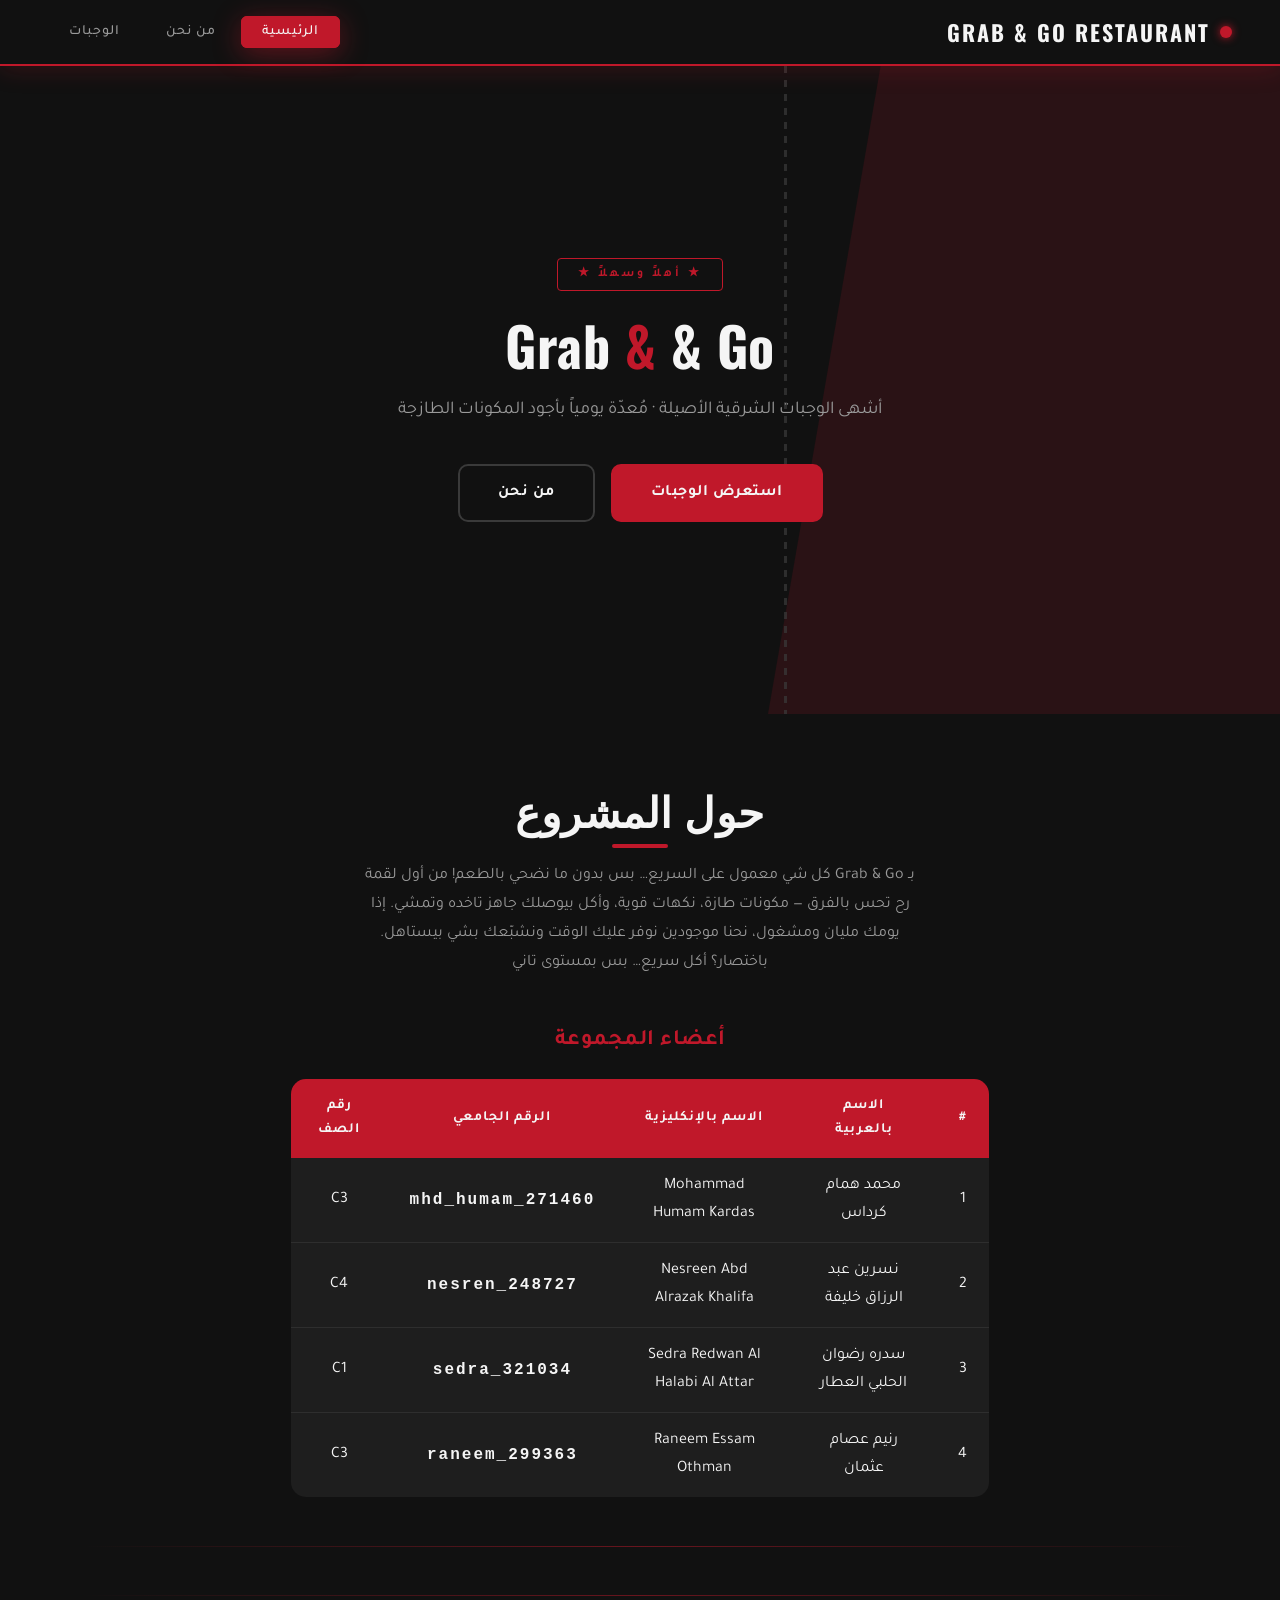
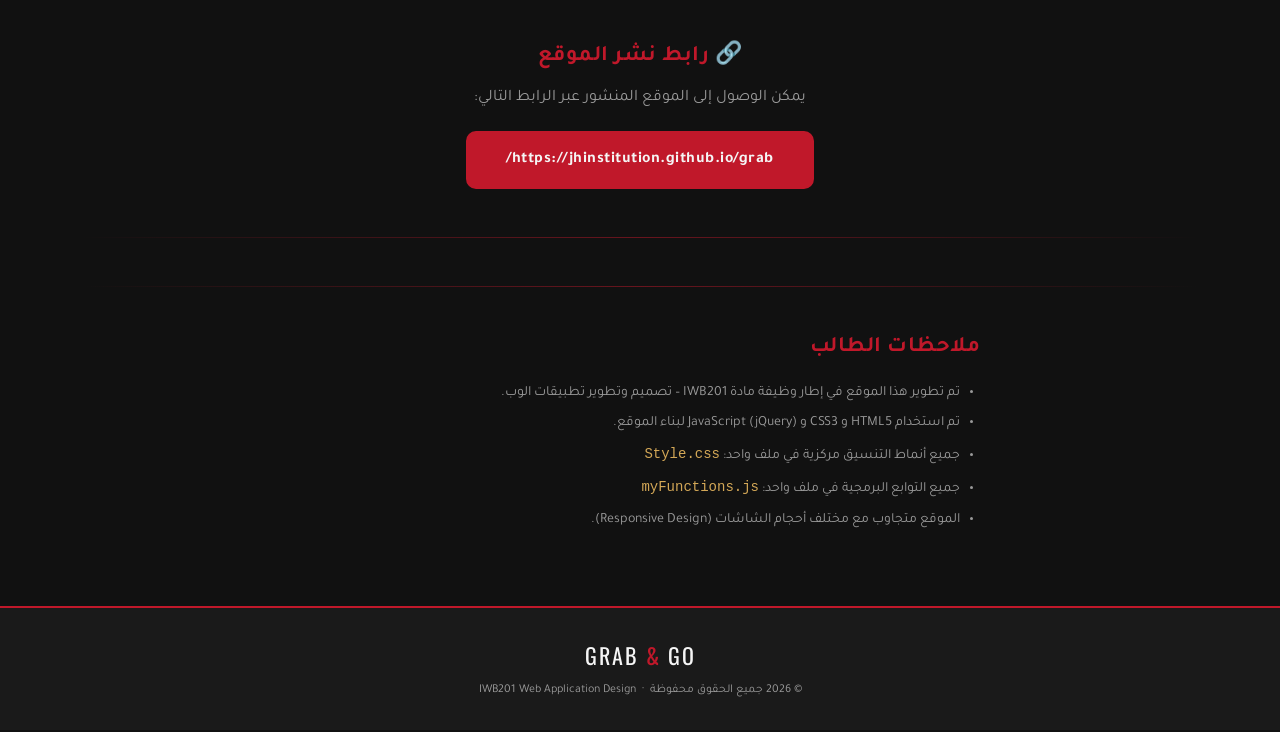
<file: index.html>
<!DOCTYPE html>
<html lang="ar" dir="rtl">

<head>
  <meta charset="UTF-8" />
  <meta name="viewport" content="width=device-width, initial-scale=1.0" />
  <title>مطعم Grab & Go – الرئيسية</title>
  <link rel="stylesheet" href="Style.css" />
<link rel="icon" href="logo/logo.jpg" />
</head>

<body>

  <!-- ══ NAVBAR ══ -->
  <nav class="navbar">
    <div class="navbar-brand">
      <span class="dot"></span>
      Grab & Go RESTAURANT
    </div>
    <ul class="navbar-nav">
      <li><a href="home.html" class="active">الرئيسية</a></li>
      <li><a href="AboutUs.html">من نحن</a></li>
      <li><a href="Meals.html">الوجبات</a></li>
    </ul>
  </nav>

  <!-- HERO -->
  <section class="hero">
    <div class="hero-inner">
      <div class="hero-tag">&#9733; أهلاً وسهلاً &#9733;</div>
      <h1> Grab<em> & </em>& Go</h1>
      <p>أشهى الوجبات الشرقية الأصيلة · مُعدّة يومياً بأجود المكونات الطازجة</p>
      <div class="hero-btns">
        <a href="Meals.html" class="btn btn-red">استعرض الوجبات</a>
        <a href="AboutUs.html" class="btn btn-outline">من نحن</a>
      </div>
    </div>
  </section>

  <!-- ══ CONTENT ══ -->
  <div class="section">

    <!-- intro -->
    <div class="section-head">
      <h2>حول المشروع</h2>
      <div class="bar"></div>
      <p>
        بـ Grab & Go كل شي معمول على السريع… بس بدون ما نضحي بالطعم! من أول لقمة رح تحس بالفرق — مكونات طازة، نكهات
        قوية، وأكل بيوصلك جاهز تاخده وتمشي. إذا يومك مليان ومشغول، نحنا موجودين نوفر عليك الوقت ونشبّعك بشي بيستاهل.
        باختصار؟ أكل سريع… بس بمستوى تاني 
    </div>

    <!-- ══ STUDENT  ══ -->
    <div class="student-wrap">
      <h3
        style="text-align:center;color:var(--red);margin-bottom:24px;font-family:var(--font-body);font-size:var(--fs-lg);">
         أعضاء المجموعة
      </h3>
      <table class="student-table">
        <thead>
          <tr>
            <th>#</th>
            <th>الاسم بالعربية</th>
            <th>الاسم بالإنكليزية</th>
            <th>الرقم الجامعي</th>
            <th>رقم الصف</th>
          </tr>
        </thead>
        <tbody>
          <tr>
            <td>1</td>
            <td>محمد همام كرداس </td>
            <td>Mohammad Humam Kardas </td>
            <td class="s-id">mhd_humam_271460</td>
            <td>C3</td>
          </tr>
          <tr>
            <td>2</td>
            <td>نسرين عبد الرزاق خليفة </td>
            <td>Nesreen Abd Alrazak Khalifa</td>
            <td class="s-id">nesren_248727</td>
            <td>C4</td>
          </tr>
          <tr>
            <td>3</td>
            <td>سدره رضوان الحلبي العطار</td>
            <td>Sedra Redwan Al Halabi Al Attar</td>
            <td class="s-id">sedra_321034</td>
            <td>C1</td>
          </tr>
          <tr>
            <td>4</td>
            <td>رنيم عصام عثمان</td>
            <td>Raneem Essam Othman</td>
            <td class="s-id">raneem_299363</td>
            <td>C3</td>
          </tr>
        </tbody>
      </table>
    </div>

    <div class="divider"></div>

        <div class="divider"></div>

    <!-- publish link -->
    <div class="card" style="max-width:600px;margin:0 auto;text-align:center;">
      <h4 style="color:var(--red);margin-bottom:14px;font-family:var(--font-body);">🔗 رابط نشر الموقع</h4>
      <p style="margin-bottom:18px;">يمكن الوصول إلى الموقع المنشور عبر الرابط التالي:</p>
      <a href="#" class="btn btn-red">https://jhinstitution.github.io/grab/</a>
    </div>
    <div class="divider"></div>

        <div class="divider"></div>

    <!-- notes -->
    <div class="card" style="max-width:680px;margin:0 auto;">
      <h4 style="color:var(--red);margin-bottom:16px;font-family:var(--font-body);"> ملاحظات الطالب</h4>
      <ul style="list-style:disc;padding-right:20px;color:var(--white-muted);font-size:var(--fs-sm);line-height:2.2;">
        <li>تم تطوير هذا الموقع في إطار وظيفة مادة IWB201 – تصميم وتطوير تطبيقات الوب.</li>
        <li>تم استخدام HTML5 و CSS3 و JavaScript (jQuery) لبناء الموقع.</li>
        <li>جميع أنماط التنسيق مركزية في ملف واحد: <code style="color:var(--gold);">Style.css</code></li>
        <li>جميع التوابع البرمجية في ملف واحد: <code style="color:var(--gold);">myFunctions.js</code></li>
        <li>الموقع متجاوب مع مختلف أحجام الشاشات (Responsive Design).</li>
      </ul>
    </div>

  </div>

  <!-- ══ FOOTER ══ -->
  <footer>
    <div class="footer-brand">Grab <em>&</em> Go</div>
    <p>© 2026 جميع الحقوق محفوظة &nbsp;·&nbsp; IWB201 Web Application Design</p>
  </footer>

  <script src="https://code.jquery.com/jquery-3.7.1.min.js"></script>
  <script src="myFunctions.js"></script>
</body>

</html>
</file>
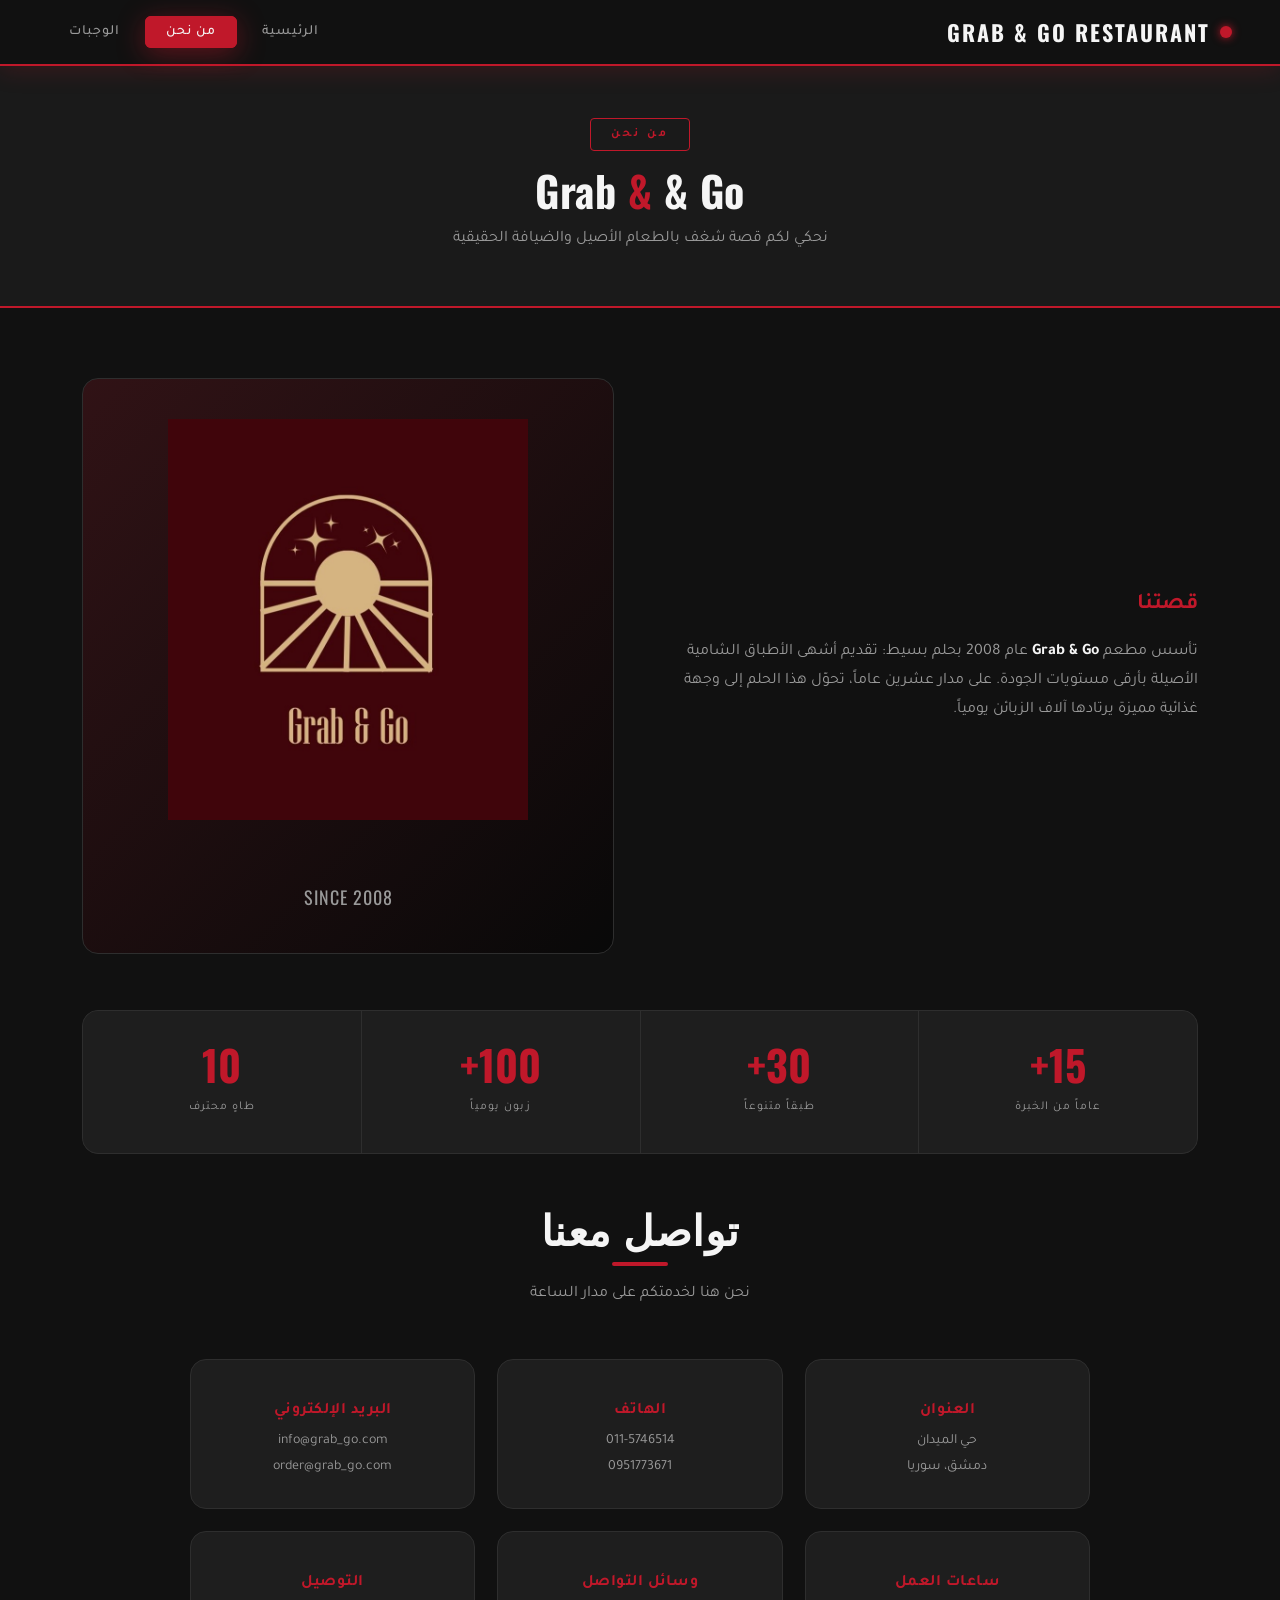
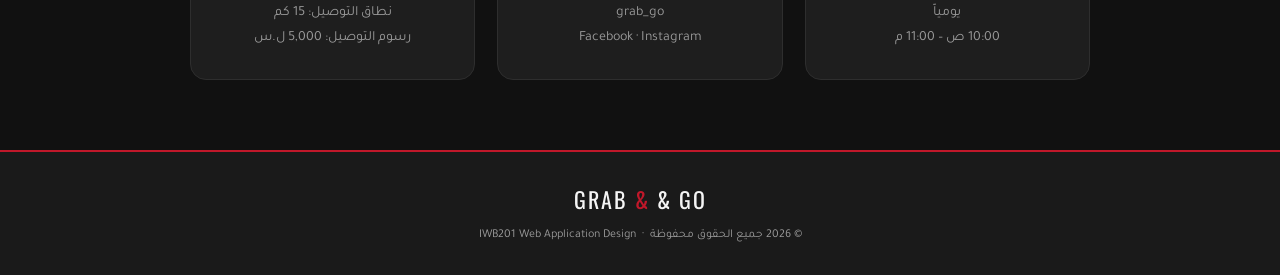
<file: AboutUs.html>
<!DOCTYPE html>
<html lang="ar" dir="rtl">
<head>
  <meta charset="UTF-8" />
  <meta name="viewport" content="width=device-width, initial-scale=1.0" />
  <title>      Grab & Go RESTAURANT   – من نحن</title>
  <link rel="stylesheet" href="Style.css" />
  <link rel="icon" href="logo/logo.jpg" />
</head>
<body>

<nav class="navbar">
  <div class="navbar-brand"><span class="dot"></span>    Grab & Go RESTAURANT </div>
  <ul class="navbar-nav">
    <li><a href="home.html">الرئيسية</a></li>
    <li><a href="AboutUs.html" class="active">من نحن</a></li>
    <li><a href="Meals.html">الوجبات</a></li>
  </ul>
</nav>

<div class="page-banner">
  <div class="hero-tag" style="display:inline-block;margin-bottom:14px;">من نحن</div>
  <h2>Grab<em> & </em>& Go</h2>
  <p style="max-width:540px;margin:10px auto 0;">نحكي لكم قصة شغف بالطعام الأصيل والضيافة الحقيقية</p>
</div>

<div class="section">

  <!-- story -->
  <div style="display:grid;grid-template-columns:1fr 1fr;gap:52px;align-items:center;margin-bottom:56px;" class="about-2col">
    <div>
      <h3 style="color:var(--red);margin-bottom:20px;font-family:var(--font-body);font-size:var(--fs-lg);">قصتنا</h3>
      <p style="margin-bottom:16px;">
        تأسس مطعم <strong style="color:var(--white);">Grab & Go </strong> عام 2008 بحلم بسيط: تقديم أشهى الأطباق
        الشامية الأصيلة بأرقى مستويات الجودة. على مدار عشرين عاماً، تحوّل هذا الحلم إلى وجهة
        غذائية مميزة يرتادها آلاف الزبائن يومياً.
      </p>

    </div>
    <div style="background:linear-gradient(135deg,rgba(192,24,42,0.18),rgba(0,0,0,0.5));border-radius:var(--radius-lg);padding:40px;text-align:center;border:1px solid var(--black-border);">
      <div style="font-size:68px;margin-bottom:12px;">
        <img  width="80%"
        src="logo/logo.jpg" alt="logo">
      </div>
      <div style="font-family:var(--font-heading);font-size:var(--fs-md);color:var(--white-muted);letter-spacing:1px;">SINCE 2008</div>
    </div>
  </div>

  <!-- stats -->
  <div class="stats-strip">
    <div class="stat-item"><span class="num">15+</span><span class="lbl">عاماً من الخبرة</span></div>
    <div class="stat-item"><span class="num">30+</span><span class="lbl">طبقاً متنوعاً</span></div>
    <div class="stat-item"><span class="num">100+</span><span class="lbl">زبون يومياً</span></div>
    <div class="stat-item"><span class="num">10</span><span class="lbl">طاهٍ محترف</span></div>
  </div>



  <!-- contact -->
  <div class="section-head">
    <h2>تواصل معنا</h2>
    <div class="bar"></div>
    <p>نحن هنا لخدمتكم على مدار الساعة</p>
  </div>

  <div class="info-grid" style="max-width:900px;margin:0 auto;">
    <div class="info-card" style="text-align:center;"><span class="icon"></span><h5>العنوان</h5><p>  حي الميدان<br>دمشق، سوريا</p></div>
    <div class="info-card" style="text-align:center;"><span class="icon"></span><h5>الهاتف</h5><p>011-5746514<br>0951773671</p></div>
    <div class="info-card" style="text-align:center;"><span class="icon"></span><h5>البريد الإلكتروني</h5><p>info@grab_go.com<br>order@grab_go.com</p></div>
    <div class="info-card" style="text-align:center;"><span class="icon"></span><h5>ساعات العمل</h5><p>يومياّ <br>10:00 ص – 11:00 م</p></div>
    <div class="info-card" style="text-align:center;"><span class="icon"></span><h5>وسائل التواصل</h5><p>grab_go <br>Facebook · Instagram</p></div>
    <div class="info-card" style="text-align:center;"><span class="icon"></span><h5>التوصيل</h5><p>نطاق التوصيل: 15 كم<br>رسوم التوصيل: 5,000 ل.س</p></div>
  </div>

</div>

<footer>
  <div class="footer-brand">Grab<em> & </em>& Go</div>
  <p>© 2026 جميع الحقوق محفوظة &nbsp;·&nbsp; IWB201 Web Application Design</p>
</footer>

<script src="https://code.jquery.com/jquery-3.7.1.min.js"></script>
<script src="myFunctions.js"></script>

<style>
@media(max-width:768px){ .about-2col{grid-template-columns:1fr !important;} }
</style>
</body>
</html>
</file>
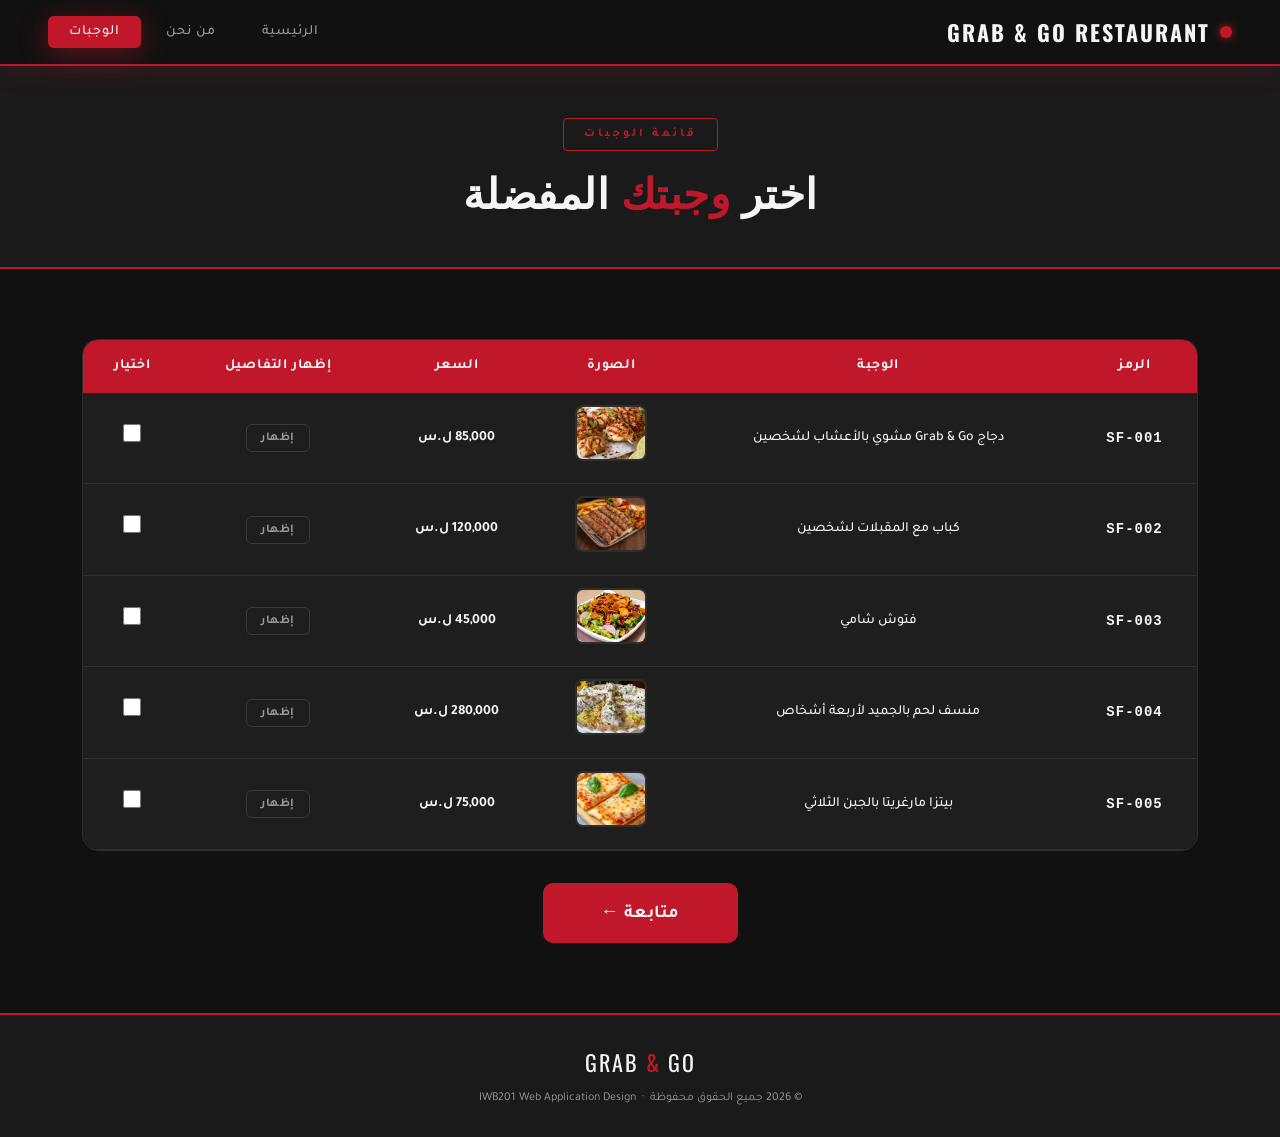
<file: Meals.html>
<!DOCTYPE html>
<html lang="ar" dir="rtl">

<head>
  <meta charset="UTF-8" />
  <meta name="viewport" content="width=device-width, initial-scale=1.0" />
  <title>مطعم Grab & Go – الوجبات</title>
  <link rel="stylesheet" href="Style.css" />
    <link rel="icon" href="logo/logo.jpg" />

</head>

<body>

  <nav class="navbar">
    <div class="navbar-brand"><span class="dot"></span>Grab & Go RESTAURANT</div>
    <ul class="navbar-nav">
      <li><a href="home.html">الرئيسية</a></li>
      <li><a href="AboutUs.html">من نحن</a></li>
      <li><a href="Meals.html" class="active">الوجبات</a></li>
    </ul>
  </nav>

  <div class="page-banner">
    <div class="hero-tag" style="display:inline-block;margin-bottom:14px;">قائمة الوجبات</div>
    <h2>اختر <em>وجبتك</em> المفضلة</h2>

  </div>

  <div class="section">

    <!-- ══ MEALS  ══ -->
    <div class="table-wrap">
      <table id="meals-table">
        <thead>
          <tr>
            <th>الرمز</th>
            <th>الوجبة</th>
            <th>الصورة</th>
            <th>السعر</th>
            <th>إظهار التفاصيل</th>
            <th>اختيار</th>
          </tr>
        </thead>
        <tbody>


          <tr>
            <td class="meal-code">SF-001</td>
            <td class="meal-name">دجاج Grab & Go مشوي بالأعشاب لشخصين</td>
            <td><img class="meal-img"
                src="meals/chicken herbs.jpg"
                alt="دجاج مشوي" /></td>
            <td class="price-cell">85,000 ل.س<input type="hidden" class="meal-price-val" value="85000" /></td>
            <td><button class="btn-detail" data-target="d-sf002">إظهار</button></td>
            <td><input type="checkbox" class="meal-checkbox" /></td>
          </tr>
          <tr class="detail-row" id="d-sf002">
            <td colspan="6">
              <div class="detail-box">
                <img
                  src="meals/chicken herbs.jpg"
                  alt="دجاج مشوي" />
                <div class="detail-text">
                  <h5> دجاج مشوي بالأعشاب – SF-001</h5>
                  <p><strong>المطبخ:</strong> السّوري</p>
                  <p><strong>تصنيف الطعام:</strong>دجاج </p>
                  <p><strong>المكونات:</strong></p>
                  <ul>
                    <li>نصف دجاجة مقطعة طازجة</li>
                    <li>إكليل الجبل والزعتر والريحان</li>
                    <li>زيت زيتون بكر وعصير ليمون طازج</li>
                    <li>ثوم وبهارات المشاوي</li>
                    <li>يُقدَّم مع الأرز المبهّر والسلطة الخضراء</li>
                  </ul>
                </div>
              </div>
            </td>
          </tr>

          <!-- ═══ SF-002 ═══ -->
          <tr>
            <td class="meal-code">SF-002</td>
            <td class="meal-name">كباب  مع المقبلات لشخصين</td>
            <td><img class="meal-img"
                src="meals/kabab.jpg"
                alt="كباب مشكل" /></td>
            <td class="price-cell">120,000 ل.س<input type="hidden" class="meal-price-val" value="120000" /></td>
            <td><button class="btn-detail" data-target="d-sf003">إظهار</button></td>
            <td><input type="checkbox" class="meal-checkbox" /></td>
          </tr>
          <tr class="detail-row" id="d-sf003">
            <td colspan="6">
              <div class="detail-box">
                <img
                  src="meals/kabab.jpg"
                  alt="كباب مشكل" />
                <div class="detail-text">
                  <h5> كباب مشكل – SF-002</h5>
                  <p><strong>المطبخ:</strong>شامي </p>
                  <p><strong>تصنيف الطعام:</strong> مشاوي</p>
                  <p><strong>المكونات:</strong></p>
                  <ul>
                    <li>كباب لحم ضأن وعجل مفروم</li>
                    <li>كباب دجاج بالأعشاب</li>
                    <li>حمص بالطحينة وتبولة طازجة</li>
                    <li>خبز تنور طازج ومخللات</li>
                    <li>مشروب بارد مُرفق</li>
                  </ul>
                </div>
              </div>
            </td>
          </tr>

          <!-- ═══ SF-003 ═══ -->
          <tr>
            <td class="meal-code">SF-003</td>
            <td class="meal-name">فتوش شامي</td>
            <td><img class="meal-img"
                src="meals/fatush.jpg"
                alt="فتوش" /></td>
            <td class="price-cell">45,000 ل.س<input type="hidden" class="meal-price-val" value="45000" /></td>
            <td><button class="btn-detail" data-target="d-sf004">إظهار</button></td>
            <td><input type="checkbox" class="meal-checkbox" /></td>
          </tr>
          <tr class="detail-row" id="d-sf004">
            <td colspan="6">
              <div class="detail-box">
                <img
                  src="meals/fatush.jpg"
                  alt="فتوش" />
                <div class="detail-text">
                  <h5> فتوش شامي – SF-003</h5>
                  <p><strong>المطبخ:</strong> لبناني-شامي</p>
                  <p><strong>تصنيف الطعام:</strong> سلطات</p>
                  <p><strong>المكونات:</strong></p>
                  <ul>
                    <li>خضروات طازجة موسمية (طماطم، خيار، فجل)</li>
                    <li>خبز محمص مقطّع</li>
                    <li>دبس الرمان وزيت زيتون</li>
                    <li>نعنع طازج وسماق</li>
                  </ul>
                </div>
              </div>
            </td>
          </tr>

          <!-- ═══ SF-004 ═══ -->
          <tr>
            <td class="meal-code">SF-004</td>
            <td class="meal-name">منسف لحم بالجميد لأربعة أشخاص</td>
            <td><img class="meal-img"
                src="meals/mansaf.jpg" 
                alt="منسف" /></td>
            <td class="price-cell">280,000 ل.س<input type="hidden" class="meal-price-val" value="280000" /></td>
            <td><button class="btn-detail" data-target="d-sf005">إظهار</button></td>
            <td><input type="checkbox" class="meal-checkbox" /></td>
          </tr>
          <tr class="detail-row" id="d-sf005">
            <td colspan="6">
              <div class="detail-box">
                <img src="meals/mansaf.jpg"
                  alt="منسف" />
                <div class="detail-text">
                  <h5> منسف بالجميد – SF-004</h5>
                  <p><strong>المطبخ:</strong> أردني-شامي</p>
                  <p><strong>تصنيف الطعام:</strong> أطباق رئيسية</p>
                  <p><strong>المكونات:</strong></p>
                  <ul>
                    <li>2 كغ لحم ضأن طازج</li>
                    <li>صلصة الجميد الأصلية (اللبن المجفف)</li>
                    <li>أرز بسمتي بالكرمة</li>
                    <li>لوز وصنوبر مقلي بالسمن</li>
                    <li>خبز شراك طازج</li>
                  </ul>
                </div>
              </div>
            </td>
          </tr>

          <!-- ═══ SF-005 ═══ -->
          <tr>
            <td class="meal-code">SF-005</td>
            <td class="meal-name">بيتزا مارغريتا بالجبن الثلاثي</td>
            <td><img class="meal-img"
                src="meals/pizza.jpg"
                alt="بيتزا" /></td>
            <td class="price-cell">75,000 ل.س<input type="hidden" class="meal-price-val" value="75000" /></td>
            <td><button class="btn-detail" data-target="d-sf006">إظهار</button></td>
            <td><input type="checkbox" class="meal-checkbox" /></td>
          </tr>
          <tr class="detail-row" id="d-sf006">
            <td colspan="6">
              <div class="detail-box">
                <img
                  src="meals/pizza.jpg"
                  alt="بيتزا" />
                <div class="detail-text">
                  <h5>🍕 بيتزا مارغريتا – SF-005</h5>
                  <p><strong>المطبخ:</strong> إيطالي</p>
                  <p><strong>تصنيف الطعام:</strong> بيتزا</p>
                  <p><strong>المكونات:</strong></p>
                  <ul>
                    <li>عجينة إيطالية طازجة محضّرة يومياً</li>
                    <li>صلصة طماطم طبيعية</li>
                    <li>جبن موزاريلا، شيدر، وبارميزان</li>
                    <li>ريحان طازج وزيت زيتون بكر</li>
                  </ul>
                </div>
              </div>
            </td>
          </tr>

        </tbody>
      </table>
    </div>
    <!-- end table- -->

    <!-- ══ CONTINUE ══ -->
    <div class="continue-wrap">
      <button id="btn-continue" class="btn btn-red" style="font-size:var(--fs-md);padding:16px 56px;">
        متابعة &larr;
      </button>
    </div>

    <!-- ══ ORDER FORM ══ -->
    <div id="order-form">
      <h3> بيانات الطلب</h3>
      <div class="form-grid">

        <div class="form-group">
          <label for="inp-name">الاسم الكامل (بالإنكليزية)</label>
          <input type="text" id="inp-name" placeholder="مثال: Ahmad Mohammad" />
          <span class="err-msg" id="err-name"></span>
        </div>

        <div class="form-group">
          <label for="inp-account">رقم الحساب المصرفي <span style="color:var(--red)">*</span></label>
          <input type="text" id="inp-account" placeholder="6 أرقام (مثال: 055555)" maxlength="6" />
          <span class="err-msg" id="err-account"></span>
        </div>

        <div class="form-group">
          <label for="inp-date">تاريخ الطلب (yyyy-mm-dd)</label>
          <input type="text" id="inp-date" placeholder="مثال: 2026-05-10" />
          <span class="err-msg" id="err-date"></span>
        </div>

        <div class="form-group">
          <label for="inp-mobile">رقم الموبايل (Syriatel / MTN)</label>
          <input type="text" id="inp-mobile" placeholder="مثال: 0991234567" maxlength="10" />
          <span class="err-msg" id="err-mobile"></span>
        </div>

      </div>

      <p class="form-note"><span>*</span> رقم الحساب المصرفي واجب الإدخال – باقي الحقول اختيارية</p>

      <div class="form-actions">
        <button id="btn-submit" class="btn btn-red" style="font-size:var(--fs-md);padding:14px 60px;">
          إرسال الطلب ✓
        </button>
      </div>
    </div>

  </div><!-- end section -->

  <!-- ══ ORDER MODAL ══ -->
  <div id="modal-overlay" class="modal-overlay">
    <div class="modal-box">
      <button id="modal-close" class="modal-close">&#10005;</button>
      <h3> ملخص الطلب</h3>

      <table class="sum-table">
        <thead>
          <tr>
            <th>الرمز</th>
            <th>الوجبة</th>
            <th>السعر</th>
          </tr>
        </thead>
        <tbody id="sum-rows"></tbody>
      </table>

      <div class="totals">
        <div class="totals-row"><span class="lbl">المجموع الإجمالي:</span><span class="val" id="sum-total">—</span>
        </div>
        <div class="totals-row"><span class="lbl">مبلغ الضريبة (10%):</span><span class="val" id="sum-tax"
            style="color:var(--red);">—</span></div>
        <div class="totals-row final"><span class="lbl">المبلغ الصافي بعد حسم الضريبة:</span><span class="val"
            id="sum-net">—</span></div>
      </div>

      <div style="text-align:center;margin-top:28px;">
        <button class="btn btn-red" onclick="$('#modal-overlay').removeClass('show')">إغلاق</button>
      </div>
    </div>
  </div>

  <footer>
    <div class="footer-brand"> Grab <em>&</em> Go</div>
    <p>© 2026 جميع الحقوق محفوظة &nbsp;·&nbsp; IWB201 Web Application Design</p>
  </footer>

  <script src="https://code.jquery.com/jquery-3.7.1.min.js"></script>
  <script src="myFunctions.js"></script>
</body>

</html>
</file>
<file: Style.css>
/* ================================================================
   Style.css  –  Food Ordering Website  |  Black & Red Theme
   ================================================================ */
@import url('https://fonts.googleapis.com/css2?family=Tajawal:wght@300;400;500;700;800&family=Oswald:wght@400;600;700&display=swap');

/* ── CSS VARIABLES (single source of truth) ── */
:root {
  --red:          #c0182a;
  --red-dark:     #8f0e1c;
  --red-glow:     rgba(192,24,42,0.35);
  --black:        #111111;
  --black-mid:    #1a1a1a;
  --black-card:   #1e1e1e;
  --black-light:  #262626;
  --black-border: #2e2e2e;
  --seam:         #3a3a3a;
  --white:        #f5f5f5;
  --white-muted:  #9a9a9a;
  --gold:         #d4a857;
  --green:        #27a060;

  /* ── Typography – CENTRALISED ── */
  --font-heading: 'Oswald', sans-serif;
  --font-body:    'Tajawal', sans-serif;

  --fs-xs:   12px;
  --fs-sm:   14px;
  --fs-base: 16px;
  --fs-md:   18px;
  --fs-lg:   22px;
  --fs-xl:   30px;
  --fs-xxl:  42px;
  --fs-hero: 54px;

  --fw-light:  300;
  --fw-normal: 400;
  --fw-medium: 500;
  --fw-bold:   700;
  --fw-black:  800;

  --radius:    10px;
  --radius-lg: 16px;
  --shadow:    0 8px 40px rgba(0,0,0,0.6);
  --shadow-red:0 6px 28px rgba(192,24,42,0.45);
}

/* ── RESET ── */
*, *::before, *::after { box-sizing: border-box; margin:0; padding:0; }
html { scroll-behavior: smooth; }

body {
  font-family: var(--font-body);
  font-size:   var(--fs-base);
  font-weight: var(--fw-normal);
  background:  var(--black);
  color:       var(--white);
  line-height: 1.75;
  direction:   rtl;
}

/* ── ALL HEADINGS from one place ── */
h1,h2,h3,h4,h5 {
  font-family: var(--font-heading);
  font-weight: var(--fw-bold);
  line-height: 1.2;
  letter-spacing: 0.5px;
  color: var(--white);
}
h1 { font-size: var(--fs-hero); }
h2 { font-size: var(--fs-xxl);  }
h3 { font-size: var(--fs-xl);   }
h4 { font-size: var(--fs-lg);   }
h5 { font-size: var(--fs-md);   }

p {
  font-family: var(--font-body);
  font-size:   var(--fs-base);
  color:       var(--white-muted);
  line-height: 1.8;
}

a { color: var(--red); text-decoration: none; transition: color .25s; }
a:hover { color: var(--gold); }

/* ══════════════════════════════
   NAVBAR
══════════════════════════════ */
.navbar {
  position: sticky; top:0; z-index:1000;
  height: 66px;
  background: var(--black);
  border-bottom: 2px solid var(--red);
  display: flex; align-items: center; justify-content: space-between;
  padding: 0 48px;
  box-shadow: 0 4px 24px rgba(192,24,42,0.2);
}

.navbar-brand {
  font-family:    var(--font-heading);
  font-size:      var(--fs-lg);
  font-weight:    var(--fw-bold);
  color:          var(--white);
  letter-spacing: 2px;
  text-transform: uppercase;
  display: flex; align-items: center; gap: 10px;
}

.navbar-brand .dot {
  width:12px; height:12px;
  background: var(--red);
  border-radius: 50%;
  box-shadow: 0 0 8px var(--red);
}

.navbar-nav { list-style:none; display:flex; gap:4px; }

.navbar-nav a {
  font-family:    var(--font-body);
  font-size:      var(--fs-sm);
  font-weight:    var(--fw-medium);
  color:          var(--white-muted);
  padding:        8px 20px;
  border-radius:  6px;
  text-transform: uppercase;
  letter-spacing: 1px;
  transition:     all .25s;
  border: 1px solid transparent;
}

.navbar-nav a:hover,
.navbar-nav a.active {
  color:        var(--white);
  background:   var(--red);
  border-color: var(--red);
  box-shadow:   var(--shadow-red);
}

/* ══════════════════════════════
   HERO
══════════════════════════════ */
.hero {
  min-height: 72vh;
  display: flex; align-items: center; justify-content: center;
  text-align: center;
  padding: 80px 40px;
  position: relative; overflow: hidden;
  background: var(--black);
}

/* diagonal red panel – mirrors the image */
.hero::before {
  content:'';
  position: absolute; top:0; right:0;
  width:40%; height:100%;
  background: var(--red);
  clip-path: polygon(22% 0, 100% 0, 100% 100%, 0% 100%);
  opacity: .14;
}

/* stitched seam line */
.hero::after {
  content:'';
  position: absolute; top:0; right:38.5%;
  width:3px; height:100%;
  background: repeating-linear-gradient(
    to bottom,
    var(--seam) 0px, var(--seam) 7px,
    transparent 7px, transparent 14px
  );
  opacity: .7;
}

.hero-inner { position:relative; z-index:2; max-width:780px; }

.hero-tag {
  display: inline-block;
  font-family:    var(--font-body);
  font-size:      var(--fs-xs);
  font-weight:    var(--fw-bold);
  letter-spacing: 3px;
  text-transform: uppercase;
  color:          var(--red);
  border: 1px solid var(--red);
  padding: 5px 20px;
  border-radius: 4px;
  margin-bottom: 22px;
  animation: fadeUp .6s ease both;
}

.hero h1 { animation: fadeUp .6s .15s ease both; margin-bottom:16px; }
.hero h1 em { font-style:normal; color:var(--red); }
.hero p { font-size:var(--fs-md); margin-bottom:38px; animation: fadeUp .6s .3s ease both; }

.hero-btns {
  display:flex; gap:16px; justify-content:center; flex-wrap:wrap;
  animation: fadeUp .6s .45s ease both;
}

/* ══════════════════════════════
   BUTTONS (centralised)
══════════════════════════════ */
.btn {
  display:        inline-block;
  font-family:    var(--font-body);
  font-size:      var(--fs-base);
  font-weight:    var(--fw-bold);
  padding:        13px 38px;
  border-radius:  var(--radius);
  border:         2px solid transparent;
  cursor:         pointer;
  transition:     all .25s;
  letter-spacing: .5px;
}

.btn-red { background:var(--red); color:var(--white); border-color:var(--red); }
.btn-red:hover {
  background:var(--red-dark); border-color:var(--red-dark);
  box-shadow:var(--shadow-red); transform:translateY(-2px); color:var(--white);
}

.btn-outline { background:transparent; color:var(--white); border-color:var(--seam); }
.btn-outline:hover { background:var(--black-light); border-color:var(--red); color:var(--white); }

/* ══════════════════════════════
   LAYOUT
══════════════════════════════ */
.section { max-width:1180px; margin:0 auto; padding:70px 32px; }

.section-head { text-align:center; margin-bottom:50px; }
.section-head h2 { margin-bottom:10px; }
.section-head .bar { width:56px; height:4px; background:var(--red); margin:0 auto 14px; border-radius:2px; }
.section-head p { max-width:560px; margin:0 auto; }

.page-banner {
  background: var(--black-mid);
  border-bottom: 2px solid var(--red);
  padding: 52px 40px; text-align:center;
}
.page-banner h2 em { font-style:normal; color:var(--red); }

.divider {
  height:1px;
  background: linear-gradient(90deg, transparent, var(--red), transparent);
  margin:48px 0; opacity:.5;
}

/* ══════════════════════════════
   STUDENT TABLE
══════════════════════════════ */
.student-wrap { max-width:700px; margin:0 auto; }

.student-table {
  width:100%; border-collapse:collapse;
  border-radius:var(--radius-lg); overflow:hidden;
  border:1px solid var(--black-border);
  font-family:var(--font-body); font-size:var(--fs-base);
}

.student-table thead { background:var(--red); }

.student-table th {
  padding:15px 22px; color:var(--white);
  font-weight:var(--fw-bold); text-align:center;
  font-family:var(--font-body); font-size:var(--fs-sm);
  letter-spacing:1px; text-transform:uppercase;
}

.student-table td {
  padding:14px 22px;
  background:var(--black-card);
  border-bottom:1px solid var(--black-border);
  color:var(--white); text-align:center;
  font-size:var(--fs-base);
}
.student-table tr:last-child td { border-bottom:none; }
.student-table tr:hover td { background:var(--black-light); }
.s-id { font-family:monospace; font-size:var(--fs-md); font-weight:var(--fw-bold); color:var(--gold); letter-spacing:2px; }

/* ══════════════════════════════
   MEALS TABLE
══════════════════════════════ */
.table-wrap { overflow-x:auto; border:1px solid var(--black-border); border-radius:var(--radius-lg); }

table#meals-table { width:100%; border-collapse:collapse; background:var(--black-card); font-family:var(--font-body); font-size:var(--fs-sm); }

table#meals-table thead { background:var(--red); }

table#meals-table th {
  padding:14px 18px; color:var(--white); text-align:center;
  font-family:var(--font-body); font-size:var(--fs-sm);
  font-weight:var(--fw-bold); letter-spacing:.8px; text-transform:uppercase; white-space:nowrap;
}

table#meals-table tbody tr { border-bottom:1px solid var(--black-border); transition:background .2s; }
table#meals-table tbody tr:last-child { border-bottom:none; }
table#meals-table tbody tr:hover { background:var(--black-light); }

table#meals-table td { padding:12px 18px; text-align:center; vertical-align:middle; color:var(--white); font-size:var(--fs-sm); }

.meal-img { width:72px; height:56px; object-fit:cover; border-radius:8px; border:2px solid var(--black-border); transition:transform .3s; }
.meal-img:hover { transform:scale(1.15); }

.meal-code { font-family:monospace; font-weight:var(--fw-bold); color:var(--red); font-size:var(--fs-sm); letter-spacing:1px; }
.meal-name { font-weight:var(--fw-medium); text-align:right; }
.price-cell { font-weight:var(--fw-bold); color:var(--gold); white-space:nowrap; }

.meal-checkbox { width:18px; height:18px; cursor:pointer; accent-color:var(--red); }

.btn-detail {
  font-family:var(--font-body); font-size:var(--fs-xs); font-weight:var(--fw-bold);
  background:transparent; border:1px solid var(--seam); color:var(--white-muted);
  padding:6px 14px; border-radius:6px; cursor:pointer; transition:all .25s;
  letter-spacing:.5px; text-transform:uppercase;
}
.btn-detail:hover,
.btn-detail.open { background:var(--red); border-color:var(--red); color:var(--white); box-shadow:var(--shadow-red); }

/* ── detail rows ── */
.detail-row { display:none; }
.detail-row > td { padding:0 !important; background:var(--black-mid) !important; }

.detail-box {
  display:flex; gap:28px; padding:26px 32px;
  border-top:2px solid var(--red);
  align-items:flex-start; direction:rtl;
}

.detail-box img { width:160px; height:130px; object-fit:cover; border-radius:var(--radius); border:2px solid var(--red); flex-shrink:0; }

.detail-text { flex:1; text-align:right; }
.detail-text h5 { font-family:var(--font-body); font-size:var(--fs-base); font-weight:var(--fw-bold); color:var(--red); margin-bottom:10px; }
.detail-text p { font-size:var(--fs-sm); margin-bottom:5px; }
.detail-text p strong { color:var(--white); }
.detail-text ul { list-style:disc; padding-right:18px; margin-top:6px; }
.detail-text ul li { font-size:var(--fs-sm); color:var(--white-muted); margin-bottom:3px; }

/* ══════════════════════════════
   ORDER FORM
══════════════════════════════ */
.continue-wrap { text-align:center; margin-top:32px; }

#order-form {
  display:none;
  background:var(--black-card); border:1px solid var(--black-border);
  border-radius:var(--radius-lg); padding:44px; margin-top:40px;
}

#order-form h3 {
  font-family:var(--font-body); font-size:var(--fs-lg); font-weight:var(--fw-bold);
  color:var(--red); text-align:center; margin-bottom:32px;
  padding-bottom:16px; border-bottom:1px solid var(--black-border);
}

.form-grid { display:grid; grid-template-columns:1fr 1fr; gap:22px; }
.form-group { display:flex; flex-direction:column; gap:7px; }

/* ── labels – centralised ── */
.form-group label {
  font-family:var(--font-body); font-size:var(--fs-sm);
  font-weight:var(--fw-bold); color:var(--white-muted); letter-spacing:.5px;
}

/* ── ALL text-input elements styled from ONE place ── */
input[type="text"],
input[type="tel"],
input[type="date"],
input[type="number"],
select, textarea {
  font-family:var(--font-body); font-size:var(--fs-base);
  font-weight:var(--fw-normal); color:var(--white);
  background:var(--black-light); border:1px solid var(--black-border);
  border-radius:var(--radius); padding:12px 16px;
  width:100%; outline:none;
  transition:border-color .25s, box-shadow .25s;
}

input[type="text"]:focus,
input[type="tel"]:focus,
input[type="date"]:focus,
input[type="number"]:focus,
select:focus, textarea:focus {
  border-color:var(--red);
  box-shadow:0 0 0 3px rgba(192,24,42,.2);
  background:var(--black-mid);
}

input.input-error { border-color:#e74c3c !important; box-shadow:0 0 0 3px rgba(231,76,60,.18) !important; }
.err-msg { font-family:var(--font-body); font-size:var(--fs-xs); color:#e74c3c; display:none; }
.err-msg.show { display:block; }

.form-note { font-family:var(--font-body); font-size:var(--fs-xs); color:var(--white-muted); text-align:center; margin-top:14px; }
.form-note span { color:var(--red); }
.form-actions { text-align:center; margin-top:32px; }

/* ══════════════════════════════
   MODAL
══════════════════════════════ */
.modal-overlay { display:none; position:fixed; inset:0; background:rgba(0,0,0,.78); z-index:2000; align-items:center; justify-content:center; }
.modal-overlay.show { display:flex; }

.modal-box {
  background:var(--black-card); border:1px solid var(--red);
  border-radius:var(--radius-lg); padding:40px;
  width:min(620px,92vw); max-height:85vh; overflow-y:auto;
  position:relative; box-shadow:var(--shadow-red);
  animation:popIn .3s ease;
}

.modal-box h3 { font-family:var(--font-body); font-size:var(--fs-lg); font-weight:var(--fw-bold); color:var(--red); text-align:center; margin-bottom:28px; }

.modal-close { position:absolute; top:14px; left:18px; background:none; border:none; color:var(--white-muted); font-size:22px; cursor:pointer; transition:color .2s; }
.modal-close:hover { color:var(--red); }

.sum-table { width:100%; border-collapse:collapse; margin-bottom:24px; font-family:var(--font-body); font-size:var(--fs-sm); }
.sum-table th { background:rgba(192,24,42,.25); color:var(--white); padding:10px 14px; text-align:right; font-weight:var(--fw-bold); }
.sum-table td { padding:10px 14px; border-bottom:1px solid var(--black-border); text-align:right; color:var(--white); }

.totals { background:var(--black-light); border:1px solid var(--black-border); border-radius:var(--radius); padding:20px; }
.totals-row { display:flex; justify-content:space-between; align-items:center; padding:9px 0; border-bottom:1px solid var(--black-border); font-family:var(--font-body); font-size:var(--fs-sm); }
.totals-row:last-child { border-bottom:none; }
.totals-row .lbl { color:var(--white-muted); }
.totals-row .val { color:var(--white); font-weight:var(--fw-bold); }
.totals-row.final .lbl, .totals-row.final .val { color:var(--green); font-size:var(--fs-base); }

/* ══════════════════════════════
   ABOUT  – info grid
══════════════════════════════ */
.info-grid { display:grid; grid-template-columns:repeat(auto-fit,minmax(260px,1fr)); gap:22px; margin-top:36px; }

.info-card { background:var(--black-card); border:1px solid var(--black-border); border-radius:var(--radius-lg); padding:28px; transition:all .3s; }
.info-card:hover { border-color:var(--red); box-shadow:var(--shadow-red); transform:translateY(-3px); }
.info-card .icon { font-size:34px; margin-bottom:14px; display:block; }
.info-card h5 { font-family:var(--font-body); font-size:var(--fs-base); font-weight:var(--fw-bold); color:var(--red); margin-bottom:8px; }
.info-card p { font-size:var(--fs-sm); }

.stats-strip { display:grid; grid-template-columns:repeat(4,1fr); gap:1px; background:var(--black-border); border:1px solid var(--black-border); border-radius:var(--radius-lg); overflow:hidden; margin:48px 0; }
.stat-item { background:var(--black-card); padding:32px 20px; text-align:center; }
.stat-item .num { font-family:var(--font-heading); font-size:var(--fs-xxl); font-weight:var(--fw-bold); color:var(--red); display:block; line-height:1; margin-bottom:8px; }
.stat-item .lbl { font-family:var(--font-body); font-size:var(--fs-xs); color:var(--white-muted); text-transform:uppercase; letter-spacing:1px; }

/* ══════════════════════════════
   FOOTER
══════════════════════════════ */
footer { background:var(--black-mid); border-top:2px solid var(--red); padding:28px 48px; text-align:center; }
.footer-brand { font-family:var(--font-heading); font-size:var(--fs-lg); color:var(--white); letter-spacing:2px; text-transform:uppercase; margin-bottom:6px; }
.footer-brand em { font-style:normal; color:var(--red); }
footer p { font-size:var(--fs-xs); color:var(--white-muted); }

/* ── animations ── */
@keyframes fadeUp { from{opacity:0;transform:translateY(22px)} to{opacity:1;transform:translateY(0)} }
@keyframes popIn  { from{opacity:0;transform:scale(.9)} to{opacity:1;transform:scale(1)} }

/* ── responsive ── */
@media(max-width:900px){
  :root{--fs-hero:36px;--fs-xxl:28px;}
  .navbar{padding:0 20px;}
  .stats-strip{grid-template-columns:1fr 1fr;}
}
@media(max-width:640px){
  .form-grid{grid-template-columns:1fr;}
  .detail-box{flex-direction:column;}
  .detail-box img{width:100%;height:180px;}
  .navbar-nav a{padding:6px 10px;font-size:11px;}
  .hero{padding:60px 20px;}
}
</file>
